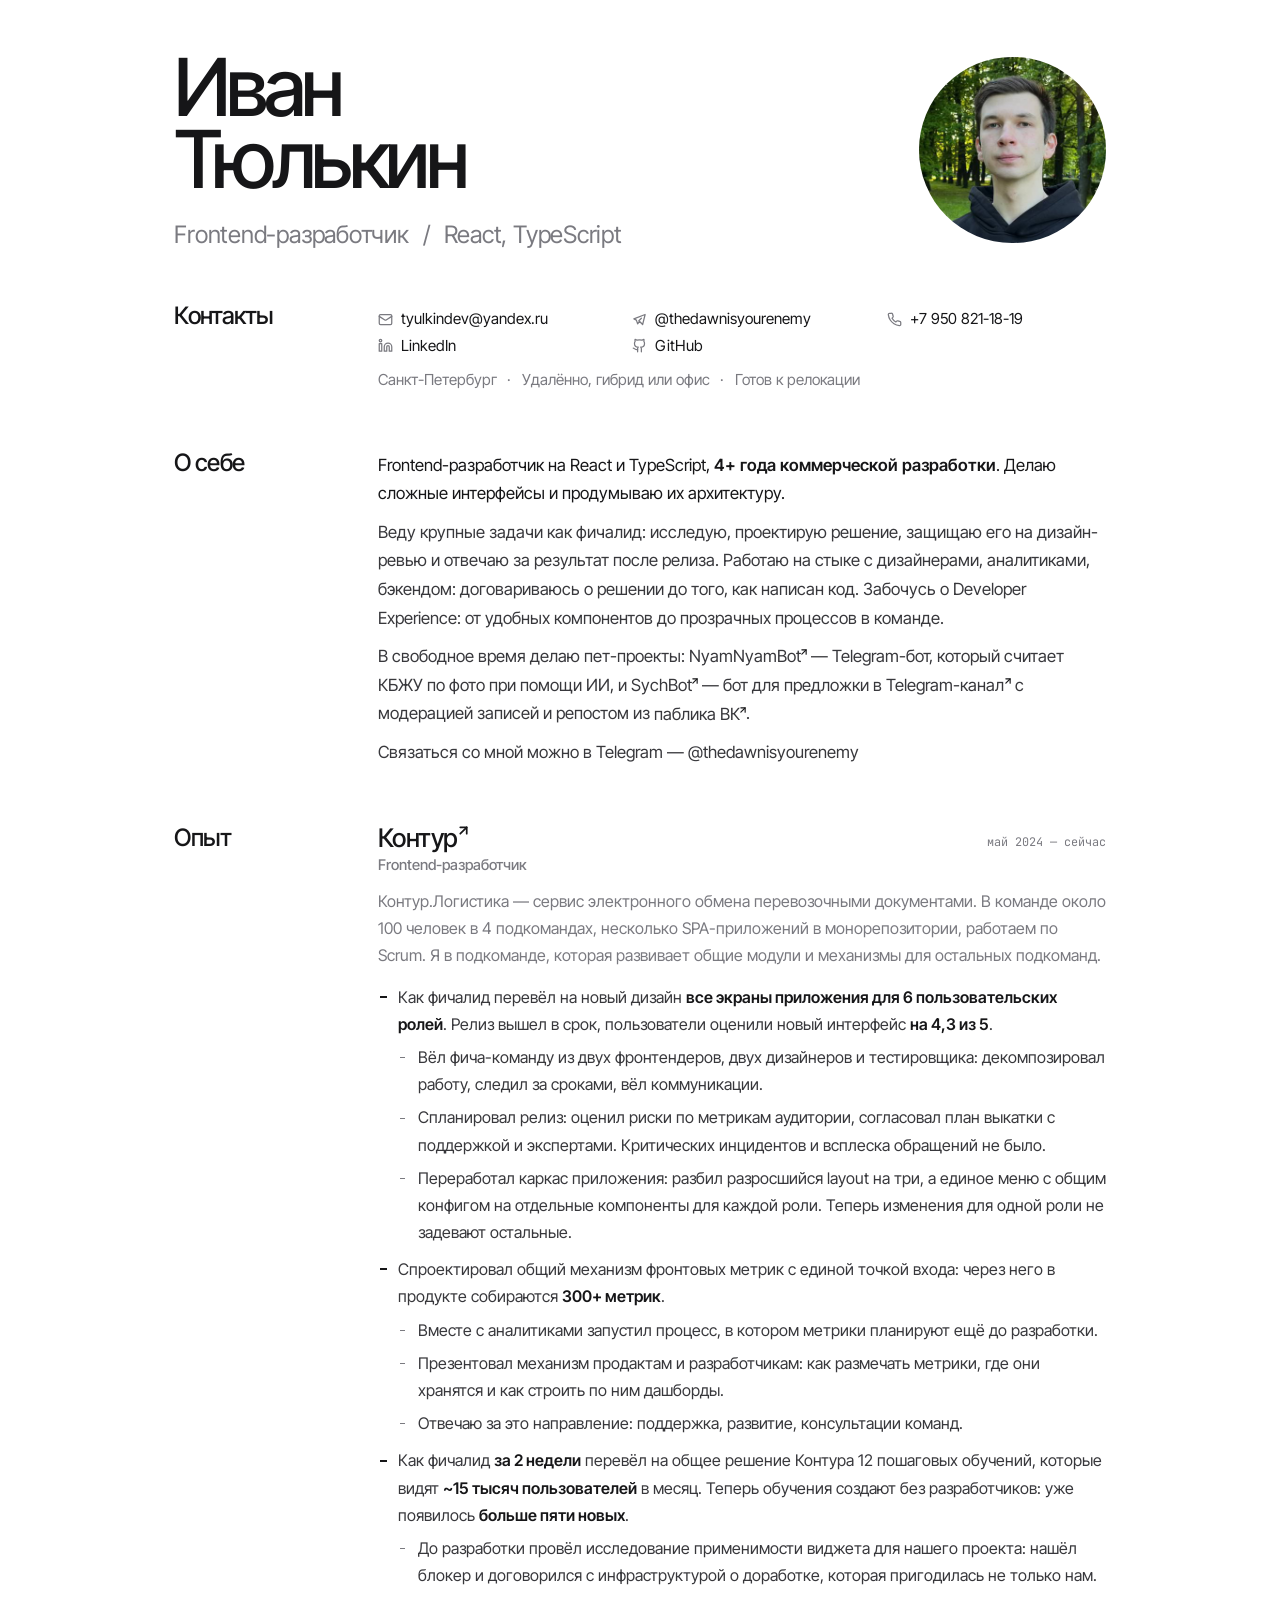
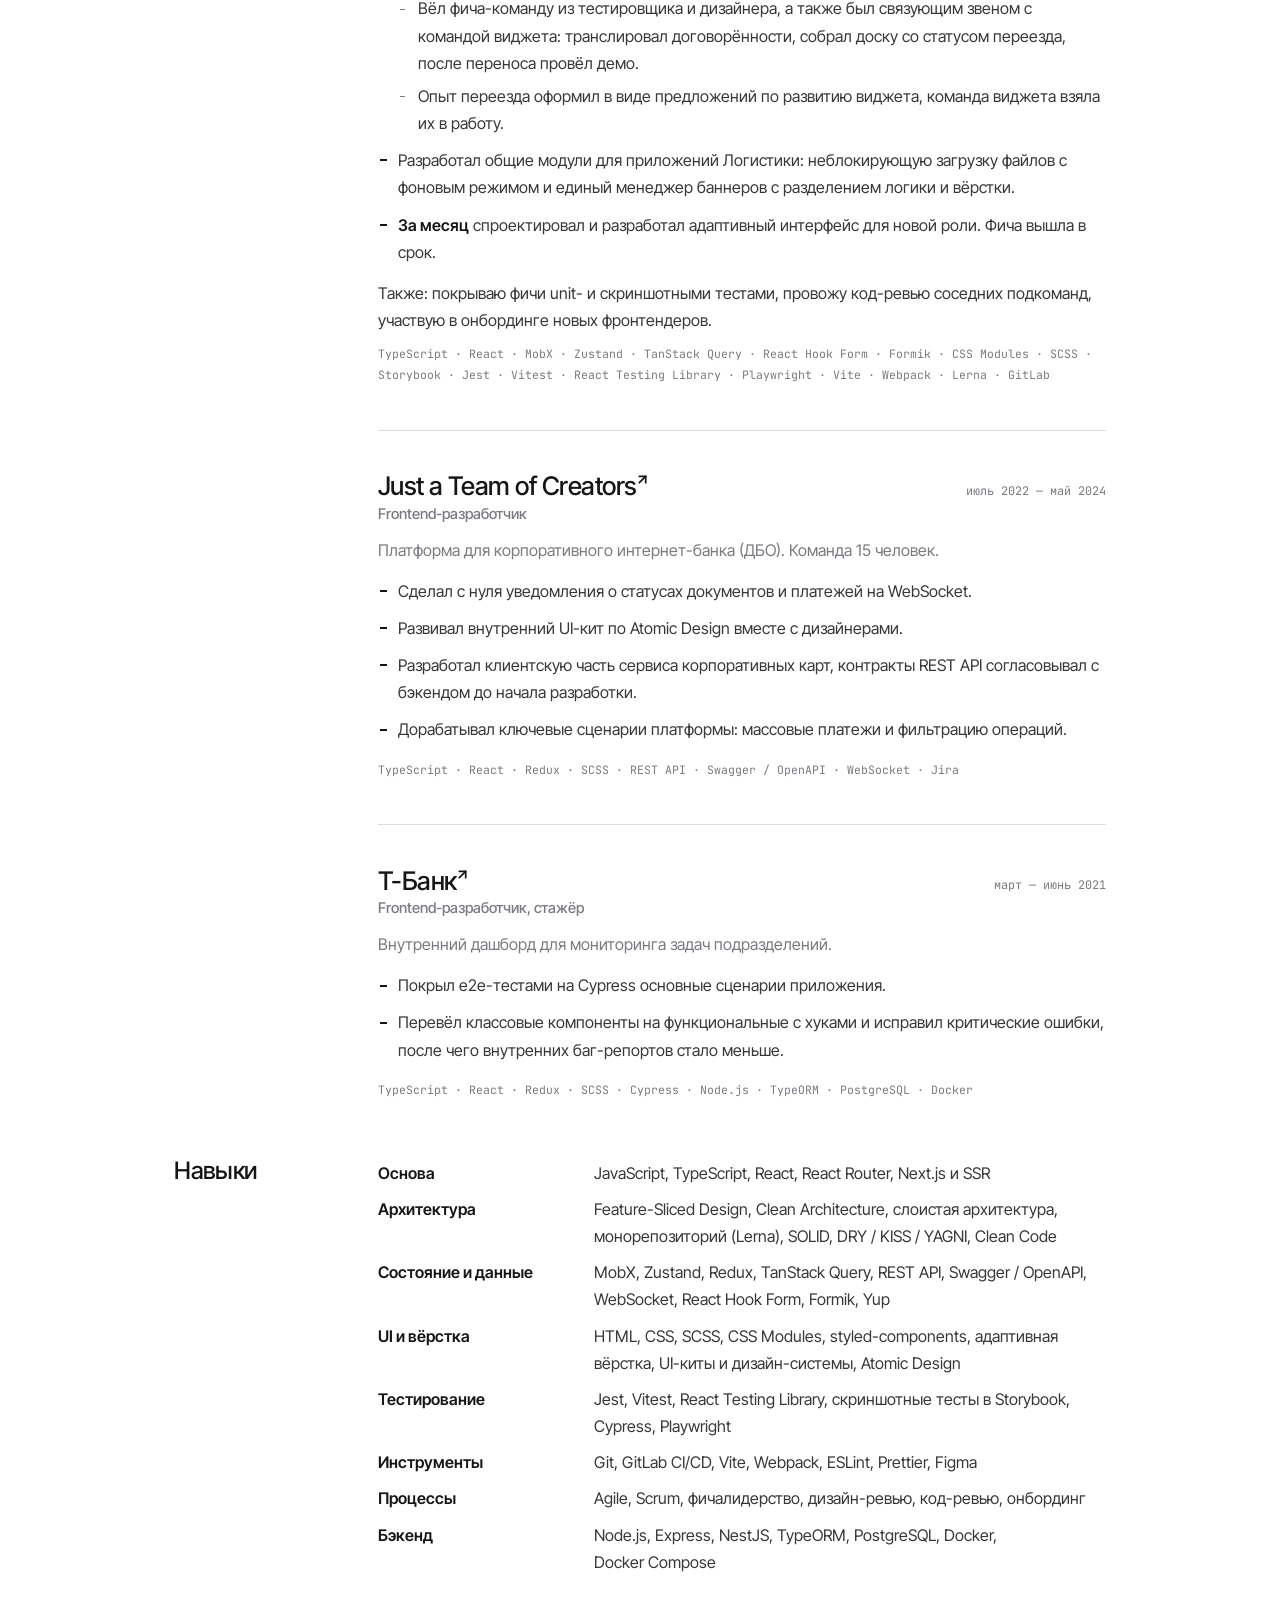
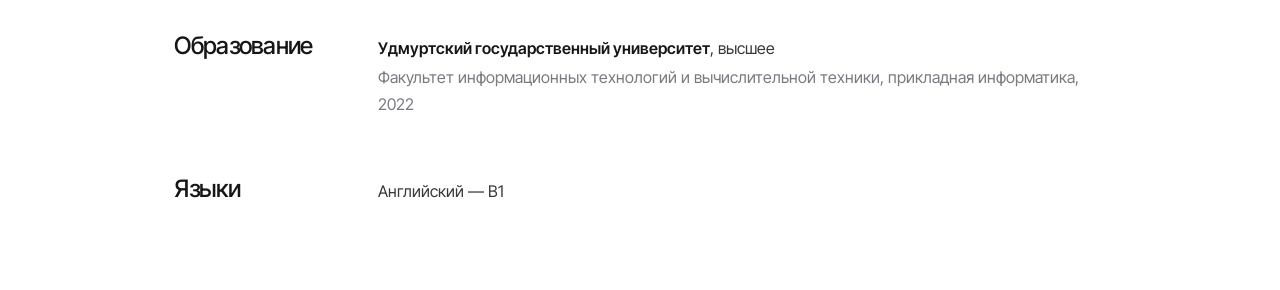
<file: index.html>
<!DOCTYPE html>
<html lang="ru">

<head>
  <meta charset="utf-8">
  <meta name="viewport" content="width=device-width, initial-scale=1">
  <title>Иван Тюлькин — Frontend-разработчик</title>
  <meta name="description" content="Иван Тюлькин, Frontend-разработчик: React, TypeScript, 4+ года коммерческой разработки">
  <link rel="preconnect" href="https://fonts.googleapis.com">
  <link rel="preconnect" href="https://fonts.gstatic.com" crossorigin>
  <link
    href="https://fonts.googleapis.com/css2?family=Inter+Tight:wght@400;500;600;700&family=JetBrains+Mono:wght@400&display=swap"
    rel="stylesheet">
  <link rel="stylesheet" href="./style.css">
</head>

<body>
  <svg width="0" height="0" style="position:absolute" aria-hidden="true">
    <symbol id="i-tg" viewBox="0 0 24 24" fill="none" stroke="currentColor" stroke-width="2" stroke-linecap="round" stroke-linejoin="round"><path d="M15 10l-4 4l6 6l4-16l-18 7l4 2l2 6l3-4"/></symbol>
    <symbol id="i-in" viewBox="0 0 24 24" fill="none" stroke="currentColor" stroke-width="2" stroke-linecap="round" stroke-linejoin="round"><path d="M16 8a6 6 0 0 1 6 6v7h-4v-7a2 2 0 0 0-2-2 2 2 0 0 0-2 2v7h-4v-7a6 6 0 0 1 6-6z"/><rect width="4" height="12" x="2" y="9"/><circle cx="4" cy="4" r="2"/></symbol>
    <symbol id="i-gh" viewBox="0 0 24 24" fill="none" stroke="currentColor" stroke-width="2" stroke-linecap="round" stroke-linejoin="round"><path d="M15 22v-4a4.8 4.8 0 0 0-1-3.5c3 0 6-2 6-5.5.08-1.25-.27-2.48-1-3.5.28-1.15.28-2.35 0-3.5 0 0-1 0-3 1.5-2.64-.5-5.36-.5-8 0C6 2 5 2 5 2c-.3 1.15-.3 2.35 0 3.5A5.403 5.403 0 0 0 4 9c0 3.5 3 5.5 6 5.5-.39.49-.68 1.05-.85 1.65-.17.6-.22 1.23-.15 1.85v4"/><path d="M9 18c-4.51 2-5-2-7-2"/></symbol>
    <symbol id="i-mail" viewBox="0 0 24 24" fill="none" stroke="currentColor" stroke-width="2" stroke-linecap="round" stroke-linejoin="round"><rect width="20" height="16" x="2" y="4" rx="2"/><path d="m22 7-8.97 5.7a1.94 1.94 0 0 1-2.06 0L2 7"/></symbol>
    <symbol id="i-phone" viewBox="0 0 24 24" fill="none" stroke="currentColor" stroke-width="2" stroke-linecap="round" stroke-linejoin="round"><path d="M22 16.92v3a2 2 0 0 1-2.18 2 19.79 19.79 0 0 1-8.63-3.07 19.5 19.5 0 0 1-6-6 19.79 19.79 0 0 1-3.07-8.67A2 2 0 0 1 4.11 2h3a2 2 0 0 1 2 1.72 12.84 12.84 0 0 0 .7 2.81 2 2 0 0 1-.45 2.11L8.09 9.91a16 16 0 0 0 6 6l1.27-1.27a2 2 0 0 1 2.11-.45 12.84 12.84 0 0 0 2.81.7A2 2 0 0 1 22 16.92z"/></symbol>
  </svg>
  <main class="sheet">
    <header class="masthead">
      <h1 class="name">Иван Тюлькин</h1>
      <p class="role">Frontend-разработчик <span class="role-sep">/</span> React, TypeScript</p>
      <img class="photo" src="./face.jpg" alt="Иван Тюлькин" />
    </header>

    <section class="row contacts">
      <h2 class="label">Контакты</h2>
      <div class="body">
        <ul class="contact-group">
          <li><a href="mailto:tyulkindev@yandex.ru"><svg class="icon" aria-hidden="true"><use href="#i-mail"/></svg>tyulkindev@yandex.ru</a></li>
          <li><a href="https://t.me/thedawnisyourenemy" target="_blank"><svg class="icon" aria-hidden="true"><use href="#i-tg"/></svg><span class="screen-only">@thedawnisyourenemy</span><span class="print-only">t.me/thedawnisyourenemy</span></a></li>
          <li><a href="tel:+79508211819"><svg class="icon" aria-hidden="true"><use href="#i-phone"/></svg>+7 950 821-18-19</a></li>
        </ul>
        <ul class="contact-group">
          <li><a href="https://www.linkedin.com/in/%D0%B8%D0%B2%D0%B0%D0%BD-%D1%82%D1%8E%D0%BB%D1%8C%D0%BA%D0%B8%D0%BD-273121270/" target="_blank"><svg class="icon" aria-hidden="true"><use href="#i-in"/></svg><span class="screen-only">LinkedIn</span><span class="print-only">linkedin.com/in/иван-тюлькин-273121270</span></a></li>
          <li><a href="https://github.com/shadowfiendinmyheart" target="_blank"><svg class="icon" aria-hidden="true"><use href="#i-gh"/></svg><span class="screen-only">GitHub</span><span class="print-only">github.com/shadowfiendinmyheart</span></a></li>
        </ul>
        <ul class="location">
          <li>Санкт-Петербург</li>
          <li>Удалённо, гибрид или офис</li>
          <li>Готов к релокации</li>
        </ul>
      </div>
    </section>

    <section class="row">
      <h2 class="label">О себе</h2>
      <div class="body lead">
        <p>Frontend-разработчик на React и TypeScript, <strong>4+ года коммерческой разработки</strong>. Делаю сложные
          интерфейсы и продумываю их архитектуру.</p>
        <p>Веду крупные задачи как фичалид: исследую, проектирую решение, защищаю его на дизайн-ревью и отвечаю за
          результат после релиза. Работаю на стыке с дизайнерами, аналитиками, бэкендом: договариваюсь о решении до того, как написан код. Забочусь о Developer Experience: от удобных компонентов до прозрачных
          процессов в команде.</p>
        <p>В свободное время делаю пет-проекты: <a class="ext" href="https://github.com/shadowfiendinmyheart/NyamNyamBot" target="_blank">NyamNyamBot</a> — Telegram-бот, который считает КБЖУ по фото при помощи ИИ, и <a class="ext" href="https://github.com/shadowfiendinmyheart/sych-bot" target="_blank">SychBot</a> — бот для предложки в <a class="ext" href="https://t.me/your_sychevalnya" target="_blank">Telegram-канал</a> с модерацией записей и репостом из <a class="ext" href="https://vk.com/your_sychevalnya" target="_blank">паблика ВК</a>.</p>
        <p>Связаться со мной можно в Telegram — <a href="https://t.me/thedawnisyourenemy" target="_blank">@thedawnisyourenemy</a></p>
      </div>
    </section>

    <section class="row">
      <h2 class="label">Опыт</h2>
      <div class="body">

        <article class="job">
          <header class="job-head">
            <h3 class="company"><a href="https://kontur.ru/" target="_blank">Контур</a></h3>
            <span class="dates">май 2024 — сейчас</span>
          </header>
          <p class="position">Frontend-разработчик</p>
          <p class="job-intro">Контур.Логистика — сервис электронного обмена перевозочными документами. В команде около
            100 человек в 4 подкомандах, несколько SPA-приложений в монорепозитории, работаем по Scrum. Я в подкоманде,
            которая развивает общие модули и механизмы для остальных подкоманд.</p>
          <ul class="points">
            <li>Как фичалид перевёл на новый дизайн <strong>все экраны приложения для 6 пользовательских ролей</strong>.
              Релиз вышел в срок, пользователи оценили новый интерфейс <strong>на 4,3 из 5</strong>.
              <ul>
                <li>Вёл фича-команду из двух фронтендеров, двух дизайнеров и тестировщика: декомпозировал работу, следил
                  за сроками, вёл коммуникации.</li>
                <li>Спланировал релиз: оценил риски по метрикам аудитории, согласовал план выкатки с поддержкой и
                  экспертами. Критических инцидентов и всплеска обращений не было.</li>
                <li>Переработал каркас приложения: разбил разросшийся layout на три, а единое меню с общим конфигом на отдельные компоненты для каждой роли. Теперь изменения для одной роли не задевают остальные.</li>
              </ul>
            </li>
            <li>Спроектировал общий механизм фронтовых метрик с единой точкой входа: через него в продукте собираются
              <strong>300+ метрик</strong>.
              <ul>
                <li>Вместе с аналитиками запустил процесс, в котором метрики планируют ещё до разработки.</li>
                <li>Презентовал механизм продактам и разработчикам: как размечать метрики, где они хранятся и как
                  строить по ним дашборды.</li>
                <li>Отвечаю за это направление: поддержка, развитие, консультации команд.</li>
              </ul>
            </li>
            <li>Как фичалид <strong>за 2 недели</strong> перевёл на общее решение Контура 12 пошаговых обучений, которые видят <strong>~15 тысяч пользователей</strong> в месяц. Теперь обучения создают без разработчиков: уже появилось <strong>больше пяти новых</strong>.
              <ul>
                <li>До разработки провёл исследование применимости виджета для нашего проекта: нашёл блокер и
                  договорился с инфраструктурой о доработке, которая пригодилась не только нам.</li>
                <li>Вёл фича-команду из тестировщика и дизайнера, а также был связующим звеном с командой
                  виджета: транслировал договорённости, собрал доску со статусом переезда, после переноса провёл
                  демо.</li>
                <li>Опыт переезда оформил в виде предложений по развитию виджета, команда виджета взяла их в работу.</li>
              </ul>
            </li>
            <li>Разработал общие модули для приложений Логистики: неблокирующую загрузку файлов с фоновым режимом и
              единый менеджер баннеров с разделением логики и вёрстки.</li>
            <li><strong>За месяц</strong> спроектировал и разработал адаптивный интерфейс для новой роли. Фича вышла в
              срок.</li>
          </ul>
          <p class="note">Также: покрываю фичи unit- и скриншотными тестами, провожу код-ревью соседних подкоманд,
            участвую в онбординге новых фронтендеров.</p>
          <p class="stack">TypeScript · React · MobX · Zustand · TanStack Query · React Hook Form · Formik · CSS Modules ·
            SCSS · Storybook · Jest · Vitest · React Testing Library · Playwright · Vite · Webpack · Lerna · GitLab
          </p>
        </article>

        <article class="job">
          <header class="job-head">
            <h3 class="company"><a href="https://jtc.ooo/" target="_blank">Just a Team of Creators</a></h3>
            <span class="dates">июль 2022 — май 2024</span>
          </header>
          <p class="position">Frontend-разработчик</p>
          <p class="job-intro">Платформа для корпоративного интернет-банка (ДБО). Команда 15 человек.</p>
          <ul class="points">
            <li>Сделал с нуля уведомления о статусах документов и платежей на WebSocket.
            </li>
            <li>Развивал внутренний UI-кит по Atomic Design вместе с дизайнерами.</li>
            <li>Разработал клиентскую часть сервиса корпоративных карт, контракты REST API согласовывал с бэкендом до начала разработки.</li>
            <li>Дорабатывал ключевые сценарии платформы: массовые платежи и фильтрацию операций.</li>
          </ul>
          <p class="stack">TypeScript · React · Redux · SCSS · REST API · Swagger / OpenAPI · WebSocket · Jira</p>
        </article>

        <article class="job">
          <header class="job-head">
            <h3 class="company"><a href="https://www.tbank.ru/" target="_blank">Т-Банк</a></h3>
            <span class="dates">март — июнь 2021</span>
          </header>
          <p class="position">Frontend-разработчик, стажёр</p>
          <p class="job-intro">Внутренний дашборд для мониторинга задач подразделений.</p>
          <ul class="points">
            <li>Покрыл e2e-тестами на Cypress основные сценарии приложения.</li>
            <li>Перевёл классовые компоненты на функциональные с хуками и исправил критические ошибки, после чего внутренних баг-репортов
              стало меньше.</li>
          </ul>
          <p class="stack">TypeScript · React · Redux · SCSS · Cypress · Node.js · TypeORM · PostgreSQL · Docker</p>
        </article>

      </div>
    </section>

    <section class="row">
      <h2 class="label">Навыки</h2>
      <dl class="body skills">
        <dt>Основа</dt>
        <dd>JavaScript, TypeScript, React, React Router, Next.js и SSR</dd>
        <dt>Архитектура</dt>
        <dd>Feature-Sliced Design, Clean Architecture, слоистая архитектура, монорепозиторий (Lerna), SOLID, DRY / KISS / YAGNI, Clean Code</dd>
        <dt>Состояние и данные</dt>
        <dd>MobX, Zustand, Redux, TanStack Query, REST API, Swagger / OpenAPI, WebSocket, React Hook Form, Formik, Yup</dd>
        <dt>UI и вёрстка</dt>
        <dd>HTML, CSS, SCSS, CSS Modules, styled-components, адаптивная вёрстка, UI-киты и дизайн-системы, Atomic Design</dd>
        <dt>Тестирование</dt>
        <dd>Jest, Vitest, React Testing Library, скриншотные тесты в Storybook, Cypress, Playwright</dd>
        <dt>Инструменты</dt>
        <dd>Git, GitLab CI/CD, Vite, Webpack, ESLint, Prettier, Figma</dd>
        <dt>Процессы</dt>
        <dd>Agile, Scrum, фичалидерство, дизайн-ревью, код-ревью, онбординг</dd>
        <dt>Бэкенд</dt>
        <dd>Node.js, Express, NestJS, TypeORM, PostgreSQL, Docker, Docker&nbsp;Compose</dd>
      </dl>
    </section>

    <section class="row">
      <h2 class="label">Образование</h2>
      <div class="body">
        <p><strong>Удмуртский государственный университет</strong>, высшее</p>
        <p class="muted">Факультет информационных технологий и вычислительной техники, прикладная информатика, 2022</p>
      </div>
    </section>

    <section class="row">
      <h2 class="label">Языки</h2>
      <div class="body">
        <p>Английский — B1</p>
      </div>
    </section>
  </main>
</body>

</html>
</file>
<file: style.css>
:root {
  --bg: #ffffff;
  --paper: #ffffff;
  --ink: #161618;
  --graphite: #38383c;
  --muted: #7a7a80;
  --hair: #dcdcd8;
  --hover: #ededeb;
  --arrow: url("data:image/svg+xml,%3Csvg xmlns='http://www.w3.org/2000/svg' viewBox='5 5 14 14' fill='none' stroke='%23161618' stroke-width='2.7' stroke-linecap='round' stroke-linejoin='round'%3E%3Cpath d='M7 7h10v10'/%3E%3Cpath d='M7 17 17 7'/%3E%3C/svg%3E");

  --sans: 'Inter Tight', -apple-system, 'Segoe UI', Roboto, Arial, sans-serif;
  --mono: 'JetBrains Mono', ui-monospace, Menlo, Consolas, monospace;

  /* размеры в rem: на больших экранах вся вёрстка масштабируется вместе с базовым кеглем */
  --rail: 12.7rem;
}

@media (prefers-color-scheme: dark) {
  :root {
    --bg: #121213;
    --paper: #121213;
    --ink: #f0f0f0;
    --graphite: #c9c9cc;
    --muted: #85858b;
    --hair: #2a2a2d;
    --hover: #28282b;
    --arrow: url("data:image/svg+xml,%3Csvg xmlns='http://www.w3.org/2000/svg' viewBox='5 5 14 14' fill='none' stroke='%23f0f0f0' stroke-width='2.7' stroke-linecap='round' stroke-linejoin='round'%3E%3Cpath d='M7 7h10v10'/%3E%3Cpath d='M7 17 17 7'/%3E%3C/svg%3E");
  }
}

* {
  margin: 0;
  padding: 0;
  box-sizing: border-box;
}

html {
  font-size: 16px;
}

body {
  font-family: var(--sans);
  line-height: 1.7;
  color: var(--graphite);
  background: var(--bg);
  -webkit-font-smoothing: antialiased;
}

/* при наведении под ссылкой появляется серая подложка; отрицательные поля компенсируют отступы, чтобы текст не сдвигался */
a {
  color: inherit;
  text-decoration: none;
  padding: .1em .3em;
  margin: -.1em -.3em;
  border-radius: 4px;
  transition: background-color .2s;
}

a:hover {
  background-color: var(--hover);
}

strong {
  font-weight: 600;
  color: var(--ink);
}

.muted {
  color: var(--muted);
}

.icon {
  width: 15px;
  height: 15px;
  flex-shrink: 0;
  color: var(--muted);
  stroke-width: 1.75;
}

/* Sheet */

.sheet {
  max-width: 70rem;
  margin: 0 auto;
  padding: clamp(40px, 3.2rem, 64px) 5.9rem 5.3rem;
  background: var(--paper);
}

/* Masthead */

/* фото по высоте совпадает с блоком от верха заглавной «И» до базовой линии роли; коэффициенты взяты из метрик Inter Tight */
.masthead {
  --name-size: 5rem;
  --role-size: 1.5rem;
  --role-gap: 24px;
  display: grid;
  grid-template-columns: 1fr auto;
  align-items: start;
  column-gap: 40px;
}

.name {
  grid-area: 1 / 1;
}

.role {
  grid-area: 2 / 1;
}

.photo {
  grid-area: 1 / 2 / 3 / 3;
  align-self: start;
}

.name {
  max-width: 8ch;
  font-weight: 500;
  font-size: var(--name-size);
  line-height: .9;
  letter-spacing: -.055em;
  color: var(--ink);
}

.role {
  margin-top: var(--role-gap);
  font-size: var(--role-size);
  font-weight: 400;
  line-height: 1.3;
  letter-spacing: -.01em;
  color: var(--muted);
}

.role-sep {
  margin: 0 .35em;
}

.photo {
  display: block;
  width: calc(var(--name-size) * 1.725 + var(--role-gap) + var(--role-size) * 1.007);
  height: calc(var(--name-size) * 1.725 + var(--role-gap) + var(--role-size) * 1.007);
  margin-top: calc(var(--name-size) * .075);
  border-radius: 50%;
  object-fit: cover;
}

/* Rows: заголовок раздела в левой колонке, содержимое справа */

.row {
  display: grid;
  grid-template-columns: var(--rail) 1fr;
  align-items: baseline;
  padding-top: 56px;
}

.label {
  font-size: 1.5rem;
  font-weight: 500;
  line-height: 1.2;
  letter-spacing: -.03em;
  color: var(--ink);
}

.body p + p {
  margin-top: 10px;
}

.body p + p.muted {
  margin-top: 2px;
}

.lead {
  padding-top: .15em;
  font-size: 1.05rem;
  color: var(--ink);
}

.lead p:not(:first-child) {
  color: var(--graphite);
}

/* Contacts: две группы в общей сетке из равных колонок до края листа: сверху почта, Telegram, телефон, под ними профили */

.contacts {
  padding-top: 52px;
}

.contacts .body {
  display: grid;
  grid-template-columns: repeat(3, 1fr);
  gap: 2px 36px;
  font-size: .95rem;
  line-height: 1.6;
}

.contacts ul {
  list-style: none;
}

.contact-group {
  display: contents;
}

/* строка выравнивается по базовой линии текста, а не по низу иконки, иначе «Контакты» встаёт ниже первой строки */
.contacts a {
  display: inline-flex;
  align-items: baseline;
  gap: 8px;
  color: var(--ink);
}

.contacts .icon {
  align-self: center;
}

.print-only {
  display: none;
}

.location {
  display: flex;
  flex-wrap: wrap;
  grid-column: 1 / -1;
  margin-top: 8px;
  color: var(--muted);
}

.location li:not(:last-child)::after {
  content: '·';
  margin: 0 .7em;
}

/* Jobs */

.job + .job {
  margin-top: 44px;
  padding-top: 40px;
  border-top: 1px solid var(--hair);
}

.job-head {
  display: flex;
  justify-content: space-between;
  flex-wrap: wrap;
  align-items: baseline;
  column-gap: 16px;
}

.company {
  font-size: 1.6rem;
  font-weight: 500;
  line-height: 1.2;
  letter-spacing: -.02em;
  /* название не переносится: подложка при наведении остаётся одним прямоугольником; если не влезает, даты уходят на строку ниже */
  white-space: nowrap;
  color: var(--ink);
}

/* название компании — ссылка на её сайт; стрелка подсказывает, что по нему можно перейти.
   Стрелка нарисована фоном в правом отступе ссылки, а не отдельным блоком: так она не может перенестись на новую строку */
.company a,
a.ext {
  padding-right: .69em;
  background-image: var(--arrow);
  background-repeat: no-repeat;
  background-size: .34em;
  background-position: right .3em top .3em;
}

/* ссылка в тексте не переносится, чтобы стрелка и подложка не разрывались */
a.ext {
  white-space: nowrap;
}

.dates {
  font-family: var(--mono);
  font-size: .74rem;
  color: var(--muted);
  white-space: nowrap;
}

.position {
  font-size: .92rem;
  font-weight: 500;
  color: var(--muted);
}

.job-intro {
  margin-top: 10px;
  color: var(--muted);
}

.points {
  list-style: none;
  margin-top: 14px;
}

.points li {
  padding-left: 20px;
}

.points li + li {
  margin-top: 10px;
}

/* маркер без позиционирования: иначе в PDF пункты попадают в текстовый слой после остального блока и ATS читает их не по порядку */
.points li::before {
  content: '';
  display: inline-block;
  width: 7px;
  height: 2px;
  margin: 0 11px 0 -18px;
  vertical-align: .3em;
  background: var(--ink);
}

/* Вложенные пункты: тоньше и приглушённее маркер, небольшой отступ от родителя */
.points ul {
  list-style: none;
  margin-top: 6px;
}

.points ul li + li {
  margin-top: 6px;
}

.points ul li::before {
  width: 5px;
  height: 1px;
  margin-right: 13px;
  background: var(--muted);
}

.note {
  margin-top: 14px;
}

.stack {
  margin-top: 16px;
  font-family: var(--mono);
  font-size: .72rem;
  line-height: 1.8;
  color: var(--muted);
}

/* Skills */

.skills {
  display: grid;
  grid-template-columns: 12rem 1fr;
  gap: 9px 24px;
}

.skills dt {
  font-weight: 600;
  color: var(--ink);
}

/* Wide screens: крупнее базовый кегль, лист растёт пропорционально */

@media screen and (min-width: 1600px) {
  html {
    font-size: 17px;
  }
}

@media screen and (min-width: 1920px) {
  html {
    font-size: 18px;
  }
}

@media screen and (min-width: 2400px) {
  html {
    font-size: 20px;
  }
}

/* Mobile */

@media screen and (max-width: 760px) {
  html {
    font-size: 14px;
  }

  .sheet {
    margin: 0;
    padding: 36px 16px 48px;
  }

  .masthead {
    grid-template-columns: 1fr;
  }

  .photo {
    grid-area: 1 / 1;
    width: 104px;
    height: 104px;
    margin: 0 0 28px;
  }

  .name {
    grid-area: 2 / 1;
  }

  .role {
    grid-area: 3 / 1;
  }

  .masthead {
    --name-size: 2.8rem;
    --role-gap: 14px;
    --role-size: 1.25rem;
  }

  .row,
  .contacts {
    grid-template-columns: 1fr;
    gap: 14px;
    padding-top: 40px;
  }

  /* контакты в две колонки: слева почта, Telegram и телефон, справа профили */
  .contacts .body {
    grid-template-columns: 1fr 1fr;
    gap: 0 16px;
    font-size: .92rem;
  }

  .contact-group {
    display: flex;
    flex-direction: column;
    gap: 4px;
  }

  .contacts a {
    gap: 7px;
    min-height: 28px;
  }

  .location {
    display: grid;
    grid-template-columns: 1fr 1fr;
    column-gap: 16px;
    margin-top: 12px;
  }

  .location li:first-child {
    grid-column: 1;
  }

  .location li::after {
    display: none;
  }

  .job-head {
    flex-direction: column;
    gap: 2px;
  }

  /* на телефоне наведения нет, поэтому длинному названию можно переноситься */
  .company {
    white-space: normal;
  }

  .job + .job {
    margin-top: 32px;
    padding-top: 28px;
  }

  .skills {
    grid-template-columns: 1fr;
    gap: 2px;
  }

  .skills dd {
    margin-bottom: 10px;
  }
}

/* Print: A4, 2 листа */

@page {
  size: A4;
  margin: 14mm 14mm 10mm;
}

@media print {
  :root {
    --bg: #fff;
    --paper: #fff;
    --ink: #161618;
    --graphite: #38383c;
    --muted: #6c6c72;
    --hair: #dcdcd8;
    --rail: 30mm;
  }

  html {
    font-size: 9pt;
  }

  /* в PDF пробелы при отрицательном трекинге сжимаются, и парсеры склеивают слова */
  body {
    line-height: 1.43;
    word-spacing: .06em;
  }

  .name,
  .label,
  .company,
  .role {
    letter-spacing: 0;
  }

  .sheet {
    max-width: none;
    margin: 0;
    padding: 0;
  }

  .masthead {
    --name-size: 3.6rem;
    --role-gap: 3mm;
    --role-size: 1.28rem;
  }

  .row {
    padding-top: 5mm;
  }

  .contacts {
    padding-top: 6mm;
  }

  .icon {
    width: 3mm;
    height: 3mm;
  }

  /* в PDF вместо слов «LinkedIn», «GitHub» печатаем адреса: ATS читает только видимый текст */
  .screen-only {
    display: none;
  }

  .company a,
  a.ext {
    padding-right: .3em;
    background-image: none;
  }

  .print-only {
    display: inline;
  }

  .contacts .body {
    grid-template-columns: repeat(2, max-content);
    column-gap: 12mm;
  }

  .contact-group {
    display: flex;
    flex-direction: column;
  }

  .label {
    font-size: 1.28rem;
  }

  .job + .job {
    margin-top: 5mm;
    padding-top: 4mm;
  }

  .points {
    margin-top: 2.5mm;
  }

  .points li + li {
    margin-top: 1.1mm;
  }

  .points ul {
    margin-top: 1mm;
  }

  .points ul li + li {
    margin-top: .8mm;
  }

  .skills {
    grid-template-columns: 32mm 1fr;
    gap: .8mm 5mm;
  }

  .points li:not(:has(ul)),
  .job-head,
  .skills dt,
  .skills dd {
    break-inside: avoid;
  }

  .job-head {
    break-after: avoid;
  }

  .stack {
    break-before: avoid;
  }

  .job:not(:first-child) {
    break-inside: avoid;
  }
}
</file>
